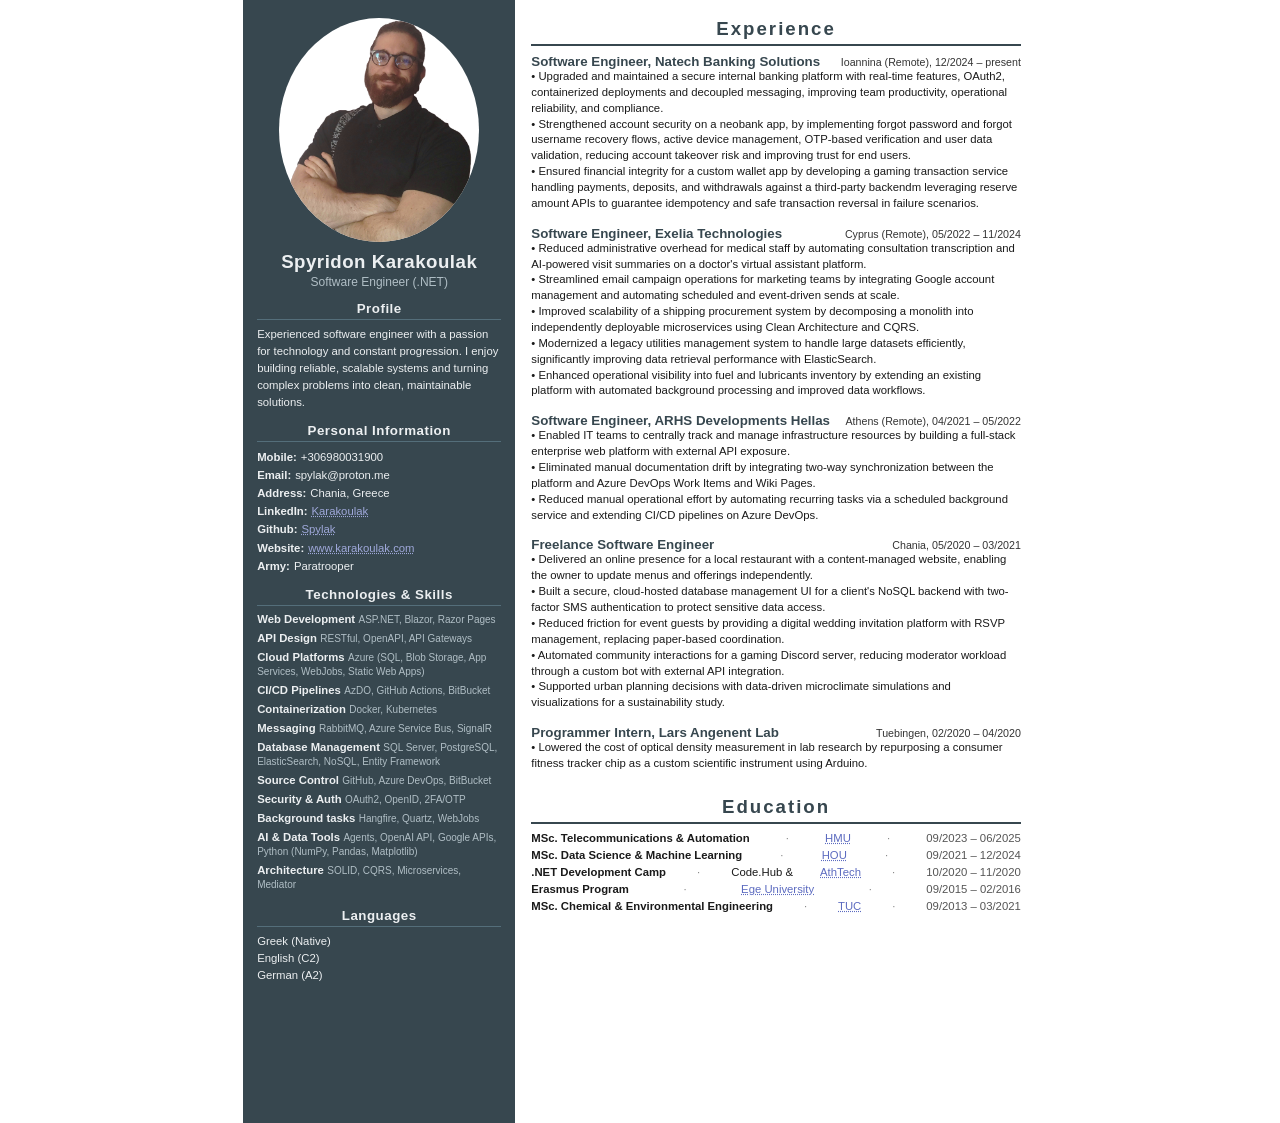
<file: BlazorWebCV/wwwroot/cv.html>
<!DOCTYPE html>
<html lang="en">
<head>
  <meta charset="UTF-8" />
  <meta name="viewport" content="width=device-width, initial-scale=1.0" />
  <title>Spyridon Karakoulak – CV</title>
  <style>
    *, *::before, *::after { box-sizing: border-box; margin: 0; padding: 0; }

    body {
      font-family: Arial, Helvetica, sans-serif;
      font-size: 9pt;
      color: #1a1a1a;
      background: #fff;
    }

    :root {
      --accent: #5c6bc0;
      --accent-dark: #37474f;
      --left-bg: #37474f;
      --left-text: #eceff1;
      --left-muted: #b0bec5;
      --left-border: #546e7a;
    }

    a { color: inherit; text-decoration: none; }
    a:hover { text-decoration: underline; }

    .edu-right-entry a,
    .info-link {
      color: var(--accent);
      text-decoration: underline;
      text-decoration-style: dotted;
      cursor: pointer;
      position: relative;
    }

    .edu-right-entry a:hover,
    .info-link:hover {
      text-decoration-style: solid;
      color: var(--accent-dark);
    }

    /* Info links sit on dark left bg — use lighter tint */
    .left .info-link {
      color: #9fa8da;
    }

    .left .info-link:hover {
      color: #e8eaf6;
    }

    .edu-right-entry a::after,
    .info-link::after {
      content: attr(data-title);
      position: absolute;
      bottom: calc(100% + 4px);
      left: 50%;
      transform: translateX(-50%);
      background: #333;
      color: #fff;
      font-size: 7.5pt;
      white-space: nowrap;
      padding: 2px 6px;
      border-radius: 3px;
      pointer-events: none;
      opacity: 0;
      transition: opacity 0s;
    }

    .edu-right-entry a:hover::after,
    .info-link:hover::after {
      opacity: 1;
    }

    .cv {
      display: flex;
      width: 210mm;
      min-height: 297mm;
      margin: 0 auto;
    }

    /* ── LEFT COLUMN ── */
    .left {
      width: 72mm;
      min-width: 72mm;
      background: var(--left-bg);
      padding: 18px 14px;
      display: flex;
      flex-direction: column;
      gap: 12px;
    }

    .photo-block { text-align: center; }

    .photo-block img {
      width: 200px;
      object-fit: cover;
      border-radius: 50%;
      background-color: white;
    }

    .name-block { text-align: center; margin-top: 6px; }

    .name-block h1 {
      font-size: 14pt;
      font-weight: bold;
      letter-spacing: 0.5px;
      color: var(--left-text);
    }

    .name-block .title {
      font-size: 9pt;
      color: var(--left-muted);
      margin-top: 2px;
    }

    .left-section h2 {
      font-size: 10pt;
      font-weight: bold;
      text-align: center;
      border-bottom: 1px solid var(--left-border);
      padding-bottom: 3px;
      margin-bottom: 6px;
      letter-spacing: 0.5px;
      color: var(--left-text);
    }

    .left-section p,
    .left-section li {
      font-size: 8.5pt;
      line-height: 1.5;
      color: var(--left-text);
    }

    .left-section ul { list-style: none; padding: 0; }

    .info-row {
      display: flex;
      gap: 4px;
      font-size: 8.5pt;
      line-height: 1.6;
    }

    .info-row { color: var(--left-text); }
    .info-row .label { font-weight: bold; white-space: nowrap; color: var(--left-text); }

    .edu-entry { margin-bottom: 7px; }

    .edu-entry .degree {
      font-weight: bold;
      font-size: 8.5pt;
      line-height: 1.4;
    }

    .edu-entry .school { font-size: 8pt; color: #333; }

    .edu-entry .edu-date {
      font-size: 7.5pt;
      color: #555;
      text-align: right;
    }

    /* Technologies list (left column) */
    .tech-item {
      margin-bottom: 5px;
    }

    .tech-item .tech-name {
      font-size: 8.5pt;
      font-weight: bold;
      color: var(--left-text);
    }

    .tech-item .tech-desc {
      font-size: 7.5pt;
      color: var(--left-muted);
      line-height: 1.3;
    }

    /* Education (right column) */
    .edu-section-header {
      text-align: center;
      font-size: 14pt;
      font-weight: bold;
      letter-spacing: 2px;
      border-bottom: 2px solid var(--accent-dark);
      padding-bottom: 4px;
      margin-top: 10px;
      margin-bottom: 6px;
      color: var(--accent-dark);
    }

    .edu-right-entry {
      display: flex;
      justify-content: space-between;
      align-items: baseline;
      font-size: 8.5pt;
      line-height: 1.5;
      color: #1a1a1a;
    }

    .edu-right-entry .degree-r {
      font-weight: bold;
    }

    .edu-right-entry .sep {
      color: #888;
      margin: 0 4px;
    }

    .edu-right-entry .edu-right-date {
      color: #555;
    }

    /* ── RIGHT COLUMN ── */
    .right {
      flex: 1;
      padding: 18px 16px;
      display: flex;
      flex-direction: column;
    }

    .right-header {
      text-align: center;
      font-size: 14pt;
      font-weight: bold;
      letter-spacing: 2px;
      border-bottom: 2px solid var(--accent-dark);
      padding-bottom: 4px;
      margin-bottom: 8px;
      color: var(--accent-dark);
    }

    .exp-entry { margin-bottom: 14px; }

    .exp-header {
      display: flex;
      justify-content: space-between;
      align-items: baseline;
    }

    .exp-header .org {
      font-weight: bold;
      font-size: 10pt;
      color: var(--accent-dark);
    }

    .exp-header .meta {
      font-size: 8pt;
      color: #333;
      text-align: right;
      white-space: nowrap;
      margin-left: 8px;
    }

    .exp-entry .desc {
      font-size: 8.5pt;
      line-height: 1.4;
      color: #1a1a1a;
    }

    .exp-entry .desc .project-name {
      display: block;
      text-decoration: underline;
      margin-top: 2px;
      font-size: 8.5pt;
    }

    .exp-entry .desc ul { list-style: none; padding-left: 0; }
    .exp-entry .desc ul li::before { content: "• "; }
    .exp-entry .desc ul li { line-height: 1.4; }

    @media print {
      @page { margin: 0; size: A4 portrait; }
      body {
        background: #fff;
        -webkit-print-color-adjust: exact;
        print-color-adjust: exact;
      }
      .cv { width: 100%; margin: 0; }
    }
  </style>
</head>
<body>
<div class="cv">

  <!-- ══════════════════ LEFT ══════════════════ -->
  <aside class="left">

    <div class="photo-block">
      <img src="images/meIRL.png" alt="Spyridon Karakoulak" />
      <div class="name-block">
        <h1>Spyridon Karakoulak</h1>
        <div class="title">Software Engineer (.NET)</div>
      </div>
    </div>

    <div class="left-section">
      <h2>Profile</h2>
      <p>
        Experienced software engineer with a passion for technology and constant progression.
        I enjoy building reliable, scalable systems and turning complex problems into clean, maintainable solutions.
      </p>
    </div>

    <div class="left-section">
      <h2>Personal Information</h2>
      <div class="info-row"><span class="label">Mobile:</span><span>+306980031900</span></div>
      <div class="info-row"><span class="label">Email:</span><span>spylak@proton.me</span></div>
      <div class="info-row"><span class="label">Address:</span><span>Chania, Greece</span></div>
      <div class="info-row"><span class="label">LinkedIn:</span><span><a class="info-link" href="https://www.linkedin.com/in/spyridon-karakoulak-4267201b9/" data-title="linkedin.com/in/spyridon-karakoulak">Karakoulak</a></span></div>
      <div class="info-row"><span class="label">Github:</span><span><a class="info-link" href="https://github.com/Spylak" data-title="github.com/Spylak">Spylak</a></span></div>
      <div class="info-row"><span class="label">Website:</span><span><a class="info-link" href="https://www.karakoulak.com" data-title="www.karakoulak.com">www.karakoulak.com</a></span></div>
      <div class="info-row"><span class="label">Army:</span><span>Paratrooper</span></div>
    </div>

    <div class="left-section">
      <h2>Technologies &amp; Skills</h2>

      <div class="tech-item">
        <span class="tech-name">Web Development</span>
        <span class="tech-desc">ASP.NET, Blazor, Razor Pages</span>
      </div>

      <div class="tech-item">
        <span class="tech-name">API Design</span>
        <span class="tech-desc">RESTful, OpenAPI, API Gateways</span>
      </div>

      <div class="tech-item">
        <span class="tech-name">Cloud Platforms</span>
        <span class="tech-desc">Azure (SQL, Blob Storage, App Services, WebJobs, Static Web Apps)</span>
      </div>

      <div class="tech-item">
        <span class="tech-name">CI/CD Pipelines</span>
        <span class="tech-desc">AzDO, GitHub Actions, BitBucket</span>
      </div>

      <div class="tech-item">
        <span class="tech-name">Containerization</span>
        <span class="tech-desc">Docker, Kubernetes</span>
      </div>

      <div class="tech-item">
        <span class="tech-name">Messaging</span>
        <span class="tech-desc">RabbitMQ, Azure Service Bus, SignalR</span>
      </div>

      <div class="tech-item">
        <span class="tech-name">Database Management</span>
        <span class="tech-desc">SQL Server, PostgreSQL, ElasticSearch, NoSQL, Entity Framework</span>
      </div>

      <div class="tech-item">
        <span class="tech-name">Source Control</span>
        <span class="tech-desc">GitHub, Azure DevOps, BitBucket</span>
      </div>

      <div class="tech-item">
        <span class="tech-name">Security &amp; Auth</span>
        <span class="tech-desc">OAuth2, OpenID, 2FA/OTP</span>
      </div>

      <div class="tech-item">
        <span class="tech-name">Background tasks</span>
        <span class="tech-desc">Hangfire, Quartz, WebJobs</span>
      </div>

      <div class="tech-item">
        <span class="tech-name">AI &amp; Data Tools</span>
        <span class="tech-desc">Agents, OpenAI API, Google APIs, Python (NumPy, Pandas, Matplotlib)</span>
      </div>

      <div class="tech-item">
        <span class="tech-name">Architecture</span>
        <span class="tech-desc">SOLID, CQRS, Microservices, Mediator</span>
      </div>

    </div>

    <div class="left-section">
      <h2>Languages</h2>
      <ul>
        <li>Greek (Native)</li>
        <li>English (C2)</li>
        <li>German (A2)</li>
      </ul>
    </div>

  </aside>

  <!-- ══════════════════ RIGHT ══════════════════ -->
  <main class="right">
    <div class="right-header">Experience</div>

    <!-- Natech -->
    <div class="exp-entry">
      <div class="exp-header">
        <span class="org">Software Engineer, Natech Banking Solutions</span>
        <span class="meta">Ioannina (Remote), 12/2024 – present</span>
      </div>
      <div class="desc">
        <ul>
          <li>Upgraded and maintained a secure internal banking platform with real-time features, OAuth2, containerized deployments and decoupled messaging, improving team productivity, operational reliability, and compliance.</li>
          <li>Strengthened account security on a neobank app, by implementing forgot password and forgot username recovery flows, active device management, OTP-based verification and user data validation, reducing account takeover risk and improving trust for end users.</li>
          <li>Ensured financial integrity for a custom wallet app by developing a gaming transaction service handling payments, deposits, and withdrawals against a third-party backendm leveraging reserve amount APIs to guarantee idempotency and safe transaction reversal in failure scenarios.</li>
        </ul>
      </div>
    </div>

    <!-- Exelia -->
    <div class="exp-entry">
      <div class="exp-header">
        <span class="org">Software Engineer, Exelia Technologies</span>
        <span class="meta">Cyprus (Remote), 05/2022 – 11/2024</span>
      </div>
      <div class="desc">
        <ul>
          <li>Reduced administrative overhead for medical staff by automating consultation transcription and AI-powered visit summaries on a doctor's virtual assistant platform.</li>
          <li>Streamlined email campaign operations for marketing teams by integrating Google account management and automating scheduled and event-driven sends at scale.</li>
          <li>Improved scalability of a shipping procurement system by decomposing a monolith into independently deployable microservices using Clean Architecture and CQRS.</li>
          <li>Modernized a legacy utilities management system to handle large datasets efficiently, significantly improving data retrieval performance with ElasticSearch.</li>
          <li>Enhanced operational visibility into fuel and lubricants inventory by extending an existing platform with automated background processing and improved data workflows.</li>
        </ul>
      </div>
    </div>

    <!-- ARHS -->
    <div class="exp-entry">
      <div class="exp-header">
        <span class="org">Software Engineer, ARHS Developments Hellas</span>
        <span class="meta">Athens (Remote), 04/2021 – 05/2022</span>
      </div>
      <div class="desc">
        <ul>
          <li>Enabled IT teams to centrally track and manage infrastructure resources by building a full-stack enterprise web platform with external API exposure.</li>
          <li>Eliminated manual documentation drift by integrating two-way synchronization between the platform and Azure DevOps Work Items and Wiki Pages.</li>
          <li>Reduced manual operational effort by automating recurring tasks via a scheduled background service and extending CI/CD pipelines on Azure DevOps.</li>
        </ul>
      </div>
    </div>

    <!-- Freelance -->
    <div class="exp-entry">
      <div class="exp-header">
        <span class="org">Freelance Software Engineer</span>
        <span class="meta">Chania, 05/2020 – 03/2021</span>
      </div>
      <div class="desc">
        <ul>
          <li>Delivered an online presence for a local restaurant with a content-managed website, enabling the owner to update menus and offerings independently.</li>
          <li>Built a secure, cloud-hosted database management UI for a client's NoSQL backend with two-factor SMS authentication to protect sensitive data access.</li>
          <li>Reduced friction for event guests by providing a digital wedding invitation platform with RSVP management, replacing paper-based coordination.</li>
          <li>Automated community interactions for a gaming Discord server, reducing moderator workload through a custom bot with external API integration.</li>
          <li>Supported urban planning decisions with data-driven microclimate simulations and visualizations for a sustainability study.</li>
        </ul>
      </div>
    </div>

    <!-- Lars Angenent -->
    <div class="exp-entry">
      <div class="exp-header">
        <span class="org">Programmer Intern, Lars Angenent Lab</span>
        <span class="meta">Tuebingen, 02/2020 – 04/2020</span>
      </div>
      <div class="desc">
        <ul>
          <li>Lowered the cost of optical density measurement in lab research by repurposing a consumer fitness tracker chip as a custom scientific instrument using Arduino.</li>
        </ul>
      </div>
    </div>

    <div class="edu-section-header">Education</div>

    <div class="edu-right-entry"><span class="degree-r">MSc. Telecommunications &amp; Automation</span><span class="sep">·</span><a href="https://hmu.gr/en/postgraduate-studies/postgraduate-programs" data-title="Hellenic Mediterranean University">HMU</a><span class="sep">·</span><span class="edu-right-date">09/2023 – 06/2025</span></div>
    <div class="edu-right-entry"><span class="degree-r">MSc. Data Science &amp; Machine Learning</span><span class="sep">·</span><a href="https://www.eap.gr/en/data-science-and-machine-learning/" data-title="Hellenic Open University">HOU</a><span class="sep">·</span><span class="edu-right-date">09/2021 – 12/2024</span></div>
    <div class="edu-right-entry"><span class="degree-r">.NET Development Camp</span><span class="sep">·</span>Code.Hub &amp; <a href="https://www.athtech.gr/en/" data-title="Athens Tech College">AthTech</a><span class="sep">·</span><span class="edu-right-date">10/2020 – 11/2020</span></div>
    <div class="edu-right-entry"><span class="degree-r">Erasmus Program</span><span class="sep">·</span><a href="https://ege.edu.tr/eng-0/homepage.html" data-title="Ege University of Izmir">Ege University</a><span class="sep">·</span><span class="edu-right-date">09/2015 – 02/2016</span></div>
    <div class="edu-right-entry"><span class="degree-r">MSc. Chemical &amp; Environmental Engineering</span><span class="sep">·</span><a href="https://www.chenveng.tuc.gr/en/home" data-title="Technical University of Crete">TUC</a><span class="sep">·</span><span class="edu-right-date">09/2013 – 03/2021</span></div>

  </main>
</div>
</body>
</html>
</file>
